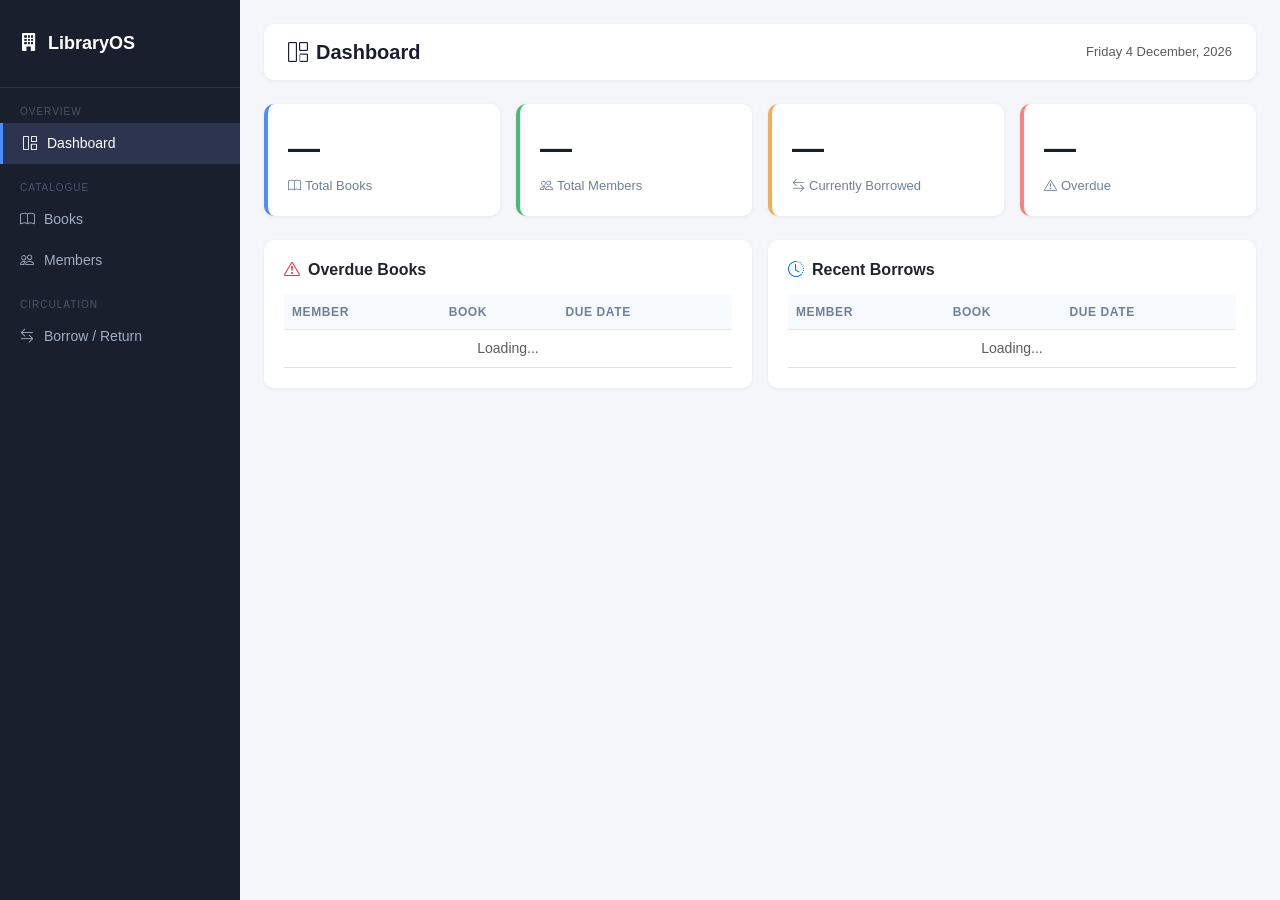
<file: src/main/resources/static/index.html>
<!DOCTYPE html>
<html lang="en">
<head>
    <meta charset="UTF-8"/>
    <meta name="viewport" content="width=device-width, initial-scale=1.0"/>
    <title>Library Management</title>
    <link href="https://cdn.jsdelivr.net/npm/bootstrap@5.3.0/dist/css/bootstrap.min.css" rel="stylesheet"/>
    <link href="https://cdn.jsdelivr.net/npm/bootstrap-icons@1.11.0/font/bootstrap-icons.css" rel="stylesheet"/>
    <link href="css/style.css" rel="stylesheet"/>
</head>
<body>

<!-- Sidebar -->
<div class="sidebar">
    <div class="brand"><i class="bi bi-building-fill"></i> LibraryOS</div>
    <div class="nav-label">Overview</div>
    <a href="index.html"   class="nav-link active"><i class="bi bi-grid-1x2"></i> Dashboard</a>
    <div class="nav-label">Catalogue</div>
    <a href="books.html"   class="nav-link"><i class="bi bi-book"></i> Books</a>
    <a href="members.html" class="nav-link"><i class="bi bi-people"></i> Members</a>
    <div class="nav-label">Circulation</div>
    <a href="borrow.html"  class="nav-link"><i class="bi bi-arrow-left-right"></i> Borrow / Return</a>
</div>

<!-- Main -->
<div class="main-content">
    <div class="topbar">
        <h5><i class="bi bi-grid-1x2 me-2"></i>Dashboard</h5>
        <span id="dateLabel" class="text-muted" style="font-size:13px"></span>
    </div>

    <!-- Stats -->
    <div class="row g-3 mb-4">
        <div class="col-md-3">
            <div class="stat-card blue">
                <div class="stat-value" id="totalBooks">—</div>
                <div class="stat-label"><i class="bi bi-book me-1"></i>Total Books</div>
            </div>
        </div>
        <div class="col-md-3">
            <div class="stat-card green">
                <div class="stat-value" id="totalMembers">—</div>
                <div class="stat-label"><i class="bi bi-people me-1"></i>Total Members</div>
            </div>
        </div>
        <div class="col-md-3">
            <div class="stat-card amber">
                <div class="stat-value" id="totalBorrowed">—</div>
                <div class="stat-label"><i class="bi bi-arrow-left-right me-1"></i>Currently Borrowed</div>
            </div>
        </div>
        <div class="col-md-3">
            <div class="stat-card red">
                <div class="stat-value" id="totalOverdue">—</div>
                <div class="stat-label"><i class="bi bi-exclamation-triangle me-1"></i>Overdue</div>
            </div>
        </div>
    </div>

    <!-- Tables -->
    <div class="row g-3">
        <div class="col-md-6">
            <div class="card-box">
                <h6 class="fw-semibold mb-3"><i class="bi bi-exclamation-triangle text-danger me-2"></i>Overdue Books</h6>
                <table class="table table-hover mb-0">
                    <thead><tr><th>Member</th><th>Book</th><th>Due Date</th></tr></thead>
                    <tbody id="overdueTable"><tr><td colspan="3" class="text-center text-muted">Loading...</td></tr></tbody>
                </table>
            </div>
        </div>
        <div class="col-md-6">
            <div class="card-box">
                <h6 class="fw-semibold mb-3"><i class="bi bi-clock-history text-primary me-2"></i>Recent Borrows</h6>
                <table class="table table-hover mb-0">
                    <thead><tr><th>Member</th><th>Book</th><th>Due Date</th></tr></thead>
                    <tbody id="recentTable"><tr><td colspan="3" class="text-center text-muted">Loading...</td></tr></tbody>
                </table>
            </div>
        </div>
    </div>
</div>

<div id="toastContainer" class="toast-container"></div>
<script src="https://cdn.jsdelivr.net/npm/bootstrap@5.3.0/dist/js/bootstrap.bundle.min.js"></script>
<script src="js/api.js"></script>
<script src="js/dashboard.js"></script>
</body>
</html>
</file>
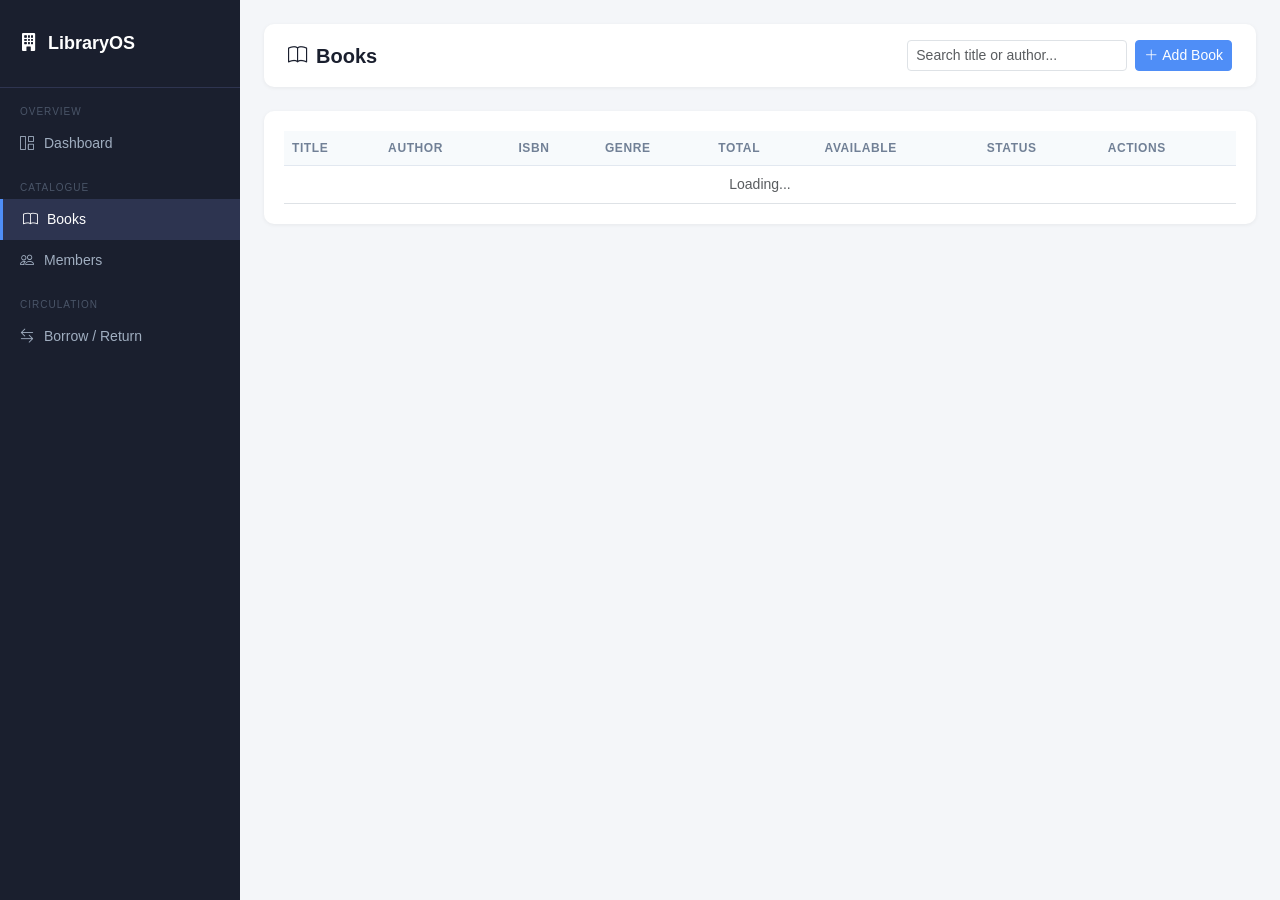
<file: src/main/resources/static/books.html>
<!DOCTYPE html>
<html lang="en">
<head>
    <meta charset="UTF-8"/>
    <meta name="viewport" content="width=device-width, initial-scale=1.0"/>
    <title>Books — Library</title>
    <link href="https://cdn.jsdelivr.net/npm/bootstrap@5.3.0/dist/css/bootstrap.min.css" rel="stylesheet"/>
    <link href="https://cdn.jsdelivr.net/npm/bootstrap-icons@1.11.0/font/bootstrap-icons.css" rel="stylesheet"/>
    <link href="css/style.css" rel="stylesheet"/>
</head>
<body>

<div class="sidebar">
    <div class="brand"><i class="bi bi-building-fill"></i> LibraryOS</div>
    <div class="nav-label">Overview</div>
    <a href="index.html"   class="nav-link"><i class="bi bi-grid-1x2"></i> Dashboard</a>
    <div class="nav-label">Catalogue</div>
    <a href="books.html"   class="nav-link active"><i class="bi bi-book"></i> Books</a>
    <a href="members.html" class="nav-link"><i class="bi bi-people"></i> Members</a>
    <div class="nav-label">Circulation</div>
    <a href="borrow.html"  class="nav-link"><i class="bi bi-arrow-left-right"></i> Borrow / Return</a>
</div>

<div class="main-content">
    <div class="topbar">
        <h5><i class="bi bi-book me-2"></i>Books</h5>
        <div class="d-flex gap-2">
            <input type="text" id="searchInput" class="form-control form-control-sm"
                   placeholder="Search title or author..." style="width:220px"
                   oninput="searchBooks(this.value)"/>
            <button class="btn btn-primary btn-sm" onclick="openAddModal()">
                <i class="bi bi-plus-lg me-1"></i>Add Book
            </button>
        </div>
    </div>

    <div class="card-box">
        <table class="table table-hover mb-0">
            <thead>
            <tr>
                <th>Title</th><th>Author</th><th>ISBN</th>
                <th>Genre</th><th>Total</th><th>Available</th>
                <th>Status</th><th>Actions</th>
            </tr>
            </thead>
            <tbody id="booksTable">
            <tr><td colspan="8" class="text-center text-muted">Loading...</td></tr>
            </tbody>
        </table>
    </div>
</div>

<!-- Add/Edit Modal -->
<div class="modal fade" id="bookModal" tabindex="-1">
    <div class="modal-dialog">
        <div class="modal-content">
            <div class="modal-header">
                <h5 class="modal-title" id="modalTitle">Add Book</h5>
                <button type="button" class="btn-close" data-bs-dismiss="modal"></button>
            </div>
            <div class="modal-body">
                <input type="hidden" id="bookId"/>
                <div class="mb-3">
                    <label class="form-label">Title *</label>
                    <input type="text" id="title" class="form-control" placeholder="Book title"/>
                </div>
                <div class="mb-3">
                    <label class="form-label">Author *</label>
                    <input type="text" id="author" class="form-control" placeholder="Author name"/>
                </div>
                <div class="mb-3">
                    <label class="form-label">ISBN *</label>
                    <input type="text" id="isbn" class="form-control" placeholder="978-XXXXXXXXXX"/>
                </div>
                <div class="row">
                    <div class="col mb-3">
                        <label class="form-label">Genre</label>
                        <input type="text" id="genre" class="form-control" placeholder="e.g. Fiction"/>
                    </div>
                    <div class="col mb-3">
                        <label class="form-label">Published Year</label>
                        <input type="number" id="publishedYear" class="form-control" placeholder="2024"/>
                    </div>
                </div>
                <div class="mb-3">
                    <label class="form-label">Total Copies *</label>
                    <input type="number" id="totalCopies" class="form-control" min="1" placeholder="1"/>
                </div>
            </div>
            <div class="modal-footer">
                <button class="btn btn-secondary btn-sm" data-bs-dismiss="modal">Cancel</button>
                <button class="btn btn-primary btn-sm" onclick="saveBook()">Save Book</button>
            </div>
        </div>
    </div>
</div>

<div id="toastContainer" class="toast-container"></div>
<script src="https://cdn.jsdelivr.net/npm/bootstrap@5.3.0/dist/js/bootstrap.bundle.min.js"></script>
<script src="js/api.js"></script>
<script src="js/books.js"></script>
</body>
</html>
</file>
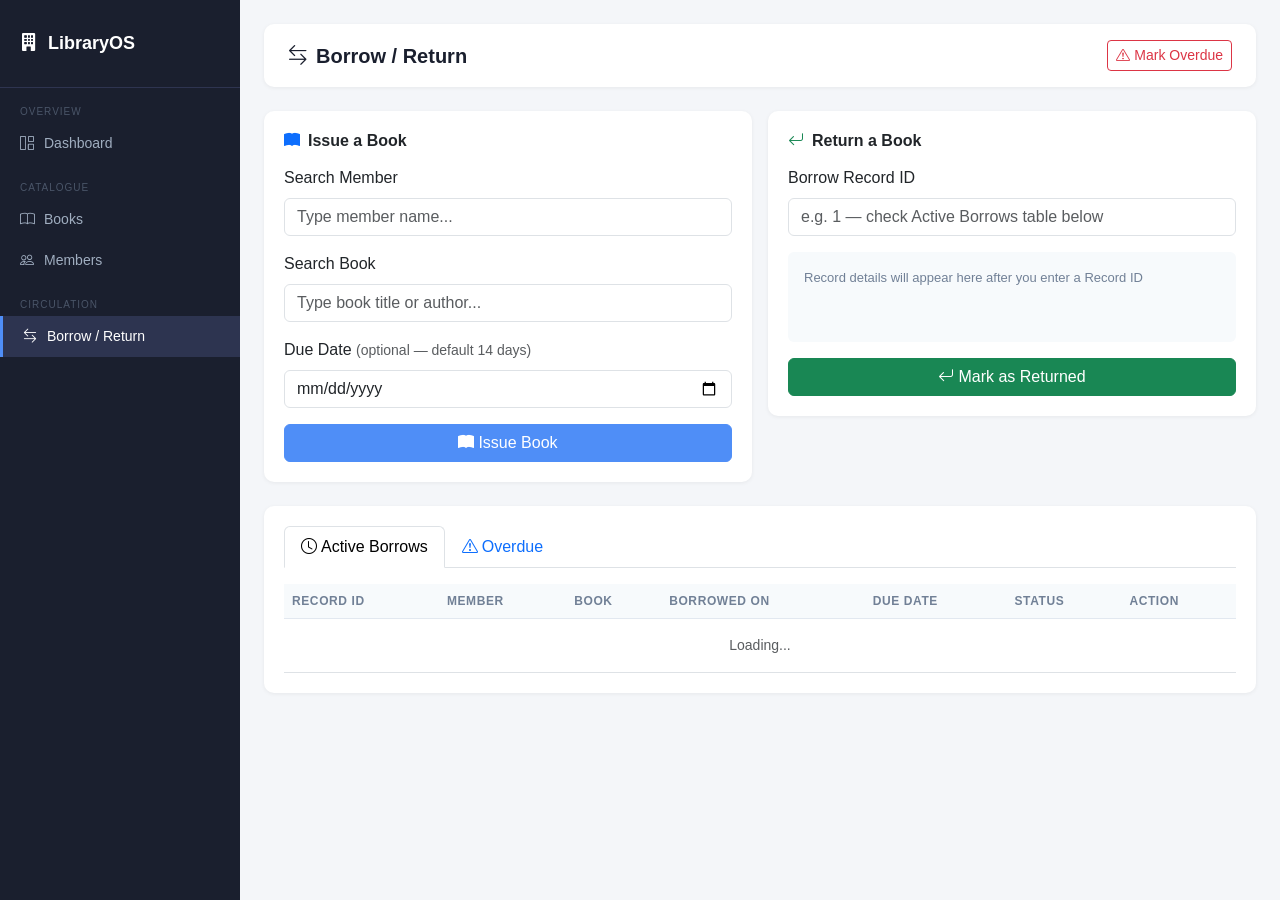
<file: src/main/resources/static/borrow.html>
<!DOCTYPE html>
<html lang="en">
<head>
    <meta charset="UTF-8"/>
    <meta name="viewport" content="width=device-width, initial-scale=1.0"/>
    <title>Borrow / Return — Library</title>
    <link href="https://cdn.jsdelivr.net/npm/bootstrap@5.3.0/dist/css/bootstrap.min.css" rel="stylesheet"/>
    <link href="https://cdn.jsdelivr.net/npm/bootstrap-icons@1.11.0/font/bootstrap-icons.css" rel="stylesheet"/>
    <link href="css/style.css" rel="stylesheet"/>
</head>
<body>

<!-- Sidebar -->
<div class="sidebar">
    <div class="brand"><i class="bi bi-building-fill"></i> LibraryOS</div>
    <div class="nav-label">Overview</div>
    <a href="index.html"   class="nav-link"><i class="bi bi-grid-1x2"></i> Dashboard</a>
    <div class="nav-label">Catalogue</div>
    <a href="books.html"   class="nav-link"><i class="bi bi-book"></i> Books</a>
    <a href="members.html" class="nav-link"><i class="bi bi-people"></i> Members</a>
    <div class="nav-label">Circulation</div>
    <a href="borrow.html"  class="nav-link active"><i class="bi bi-arrow-left-right"></i> Borrow / Return</a>
</div>

<!-- Main Content -->
<div class="main-content">

    <!-- Topbar -->
    <div class="topbar">
        <h5><i class="bi bi-arrow-left-right me-2"></i>Borrow / Return</h5>
        <button class="btn btn-outline-danger btn-sm" onclick="markOverdue()">
            <i class="bi bi-exclamation-triangle me-1"></i>Mark Overdue
        </button>
    </div>

    <!-- Issue + Return Forms -->
    <div class="row g-3 mb-4">

        <!-- Issue a Book -->
        <div class="col-md-6">
            <div class="card-box">
                <h6 class="fw-semibold mb-3">
                    <i class="bi bi-book-fill text-primary me-2"></i>Issue a Book
                </h6>

                <!-- Member Search -->
                <div class="mb-3" style="position:relative">
                    <label class="form-label">Search Member</label>
                    <input type="text" id="memberSearch" class="form-control"
                           placeholder="Type member name..."
                           oninput="searchMemberDropdown(this.value)"
                           autocomplete="off"/>
                    <div id="memberDropdown" class="dropdown-list"></div>
                    <div id="selectedMember" class="selected-tag d-none">
                        <span id="selectedMemberText"></span>
                        <i class="bi bi-x-circle ms-2"
                           style="cursor:pointer" onclick="clearMember()"></i>
                    </div>
                    <input type="hidden" id="issueMemberId"/>
                </div>

                <!-- Book Search -->
                <div class="mb-3" style="position:relative">
                    <label class="form-label">Search Book</label>
                    <input type="text" id="bookSearch" class="form-control"
                           placeholder="Type book title or author..."
                           oninput="searchBookDropdown(this.value)"
                           autocomplete="off"/>
                    <div id="bookDropdown" class="dropdown-list"></div>
                    <div id="selectedBook" class="selected-tag d-none">
                        <span id="selectedBookText"></span>
                        <i class="bi bi-x-circle ms-2"
                           style="cursor:pointer" onclick="clearBook()"></i>
                    </div>
                    <input type="hidden" id="issueBookId"/>
                </div>

                <!-- Due Date -->
                <div class="mb-3">
                    <label class="form-label">
                        Due Date
                        <small class="text-muted">(optional — default 14 days)</small>
                    </label>
                    <input type="date" id="issueDueDate" class="form-control"/>
                </div>

                <button class="btn btn-primary w-100" onclick="issueBook()">
                    <i class="bi bi-book-fill me-1"></i>Issue Book
                </button>
            </div>
        </div>

        <!-- Return a Book -->
        <div class="col-md-6">
            <div class="card-box">
                <h6 class="fw-semibold mb-3">
                    <i class="bi bi-arrow-return-left text-success me-2"></i>Return a Book
                </h6>

                <div class="mb-3">
                    <label class="form-label">Borrow Record ID</label>
                    <input type="number" id="returnRecordId" class="form-control"
                           placeholder="e.g. 1 — check Active Borrows table below"/>
                </div>

                <!-- Preview box -->
                <div id="returnPreview"
                     class="mb-3 p-3 rounded"
                     style="background:#f7fafc;font-size:13px;color:#718096;min-height:90px;">
                    Record details will appear here after you enter a Record ID
                </div>

                <button class="btn btn-success w-100" onclick="returnBook()">
                    <i class="bi bi-arrow-return-left me-1"></i>Mark as Returned
                </button>
            </div>
        </div>
    </div>

    <!-- Borrow Records Table -->
    <div class="card-box">
        <ul class="nav nav-tabs mb-3" id="borrowTabs">
            <li class="nav-item">
                <a class="nav-link active" href="#"
                   onclick="switchTab('active', this); return false;">
                    <i class="bi bi-clock me-1"></i>Active Borrows
                </a>
            </li>
            <li class="nav-item">
                <a class="nav-link" href="#"
                   onclick="switchTab('overdue', this); return false;">
                    <i class="bi bi-exclamation-triangle me-1"></i>Overdue
                </a>
            </li>
        </ul>

        <div class="table-responsive">
            <table class="table table-hover mb-0">
                <thead>
                <tr>
                    <th>Record ID</th>
                    <th>Member</th>
                    <th>Book</th>
                    <th>Borrowed On</th>
                    <th>Due Date</th>
                    <th>Status</th>
                    <th>Action</th>
                </tr>
                </thead>
                <tbody id="borrowTable">
                <tr>
                    <td colspan="7" class="text-center text-muted py-3">Loading...</td>
                </tr>
                </tbody>
            </table>
        </div>
    </div>

</div>

<!-- Toast -->
<div id="toastContainer" class="toast-container"></div>

<script src="https://cdn.jsdelivr.net/npm/bootstrap@5.3.0/dist/js/bootstrap.bundle.min.js"></script>
<script src="js/api.js"></script>
<script src="js/borrow.js"></script>
</body>
</html>
</file>
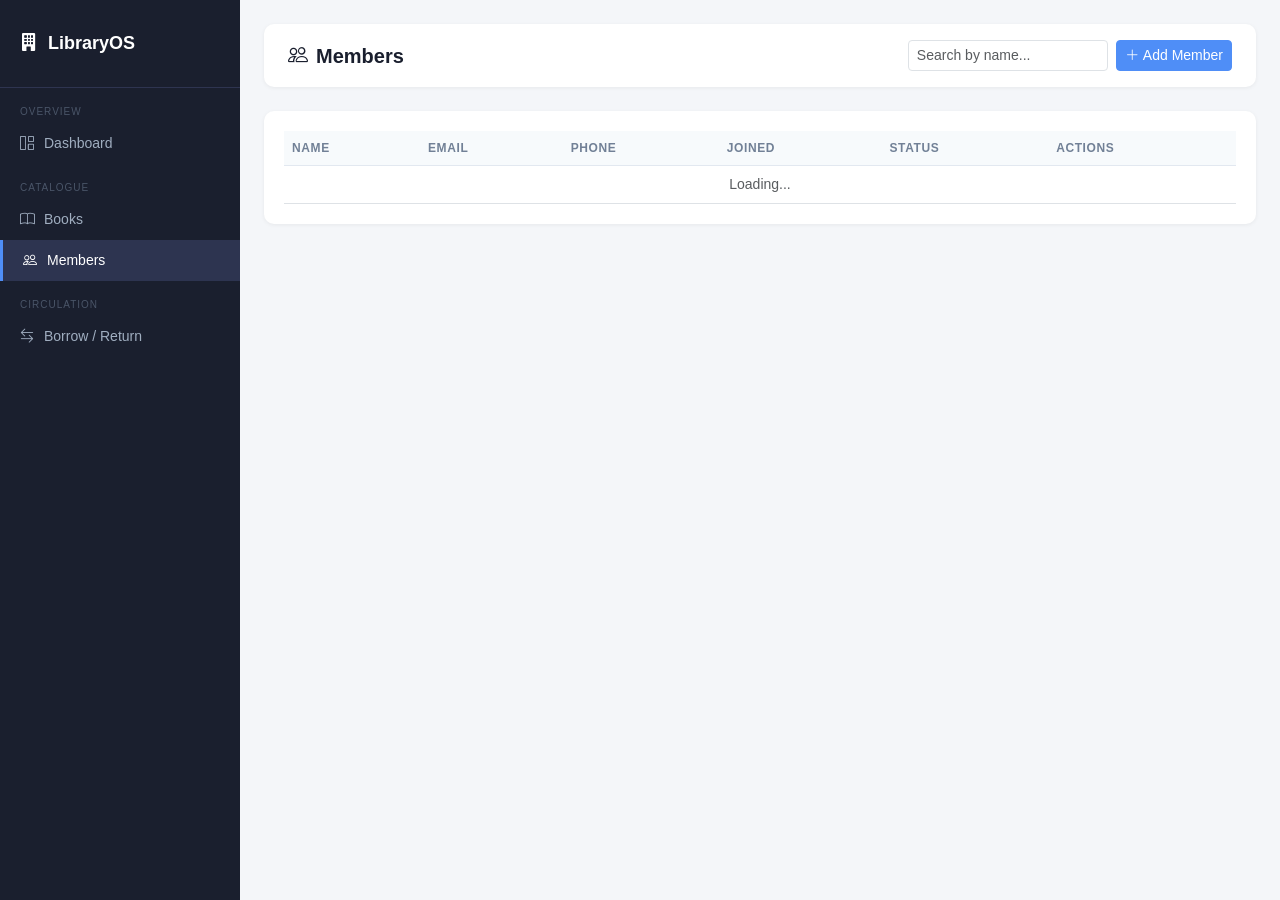
<file: src/main/resources/static/members.html>
<!DOCTYPE html>
<html lang="en">
<head>
    <meta charset="UTF-8"/>
    <meta name="viewport" content="width=device-width, initial-scale=1.0"/>
    <title>Members — Library</title>
    <link href="https://cdn.jsdelivr.net/npm/bootstrap@5.3.0/dist/css/bootstrap.min.css" rel="stylesheet"/>
    <link href="https://cdn.jsdelivr.net/npm/bootstrap-icons@1.11.0/font/bootstrap-icons.css" rel="stylesheet"/>
    <link href="css/style.css" rel="stylesheet"/>
</head>
<body>

<div class="sidebar">
    <div class="brand"><i class="bi bi-building-fill"></i> LibraryOS</div>
    <div class="nav-label">Overview</div>
    <a href="index.html"   class="nav-link"><i class="bi bi-grid-1x2"></i> Dashboard</a>
    <div class="nav-label">Catalogue</div>
    <a href="books.html"   class="nav-link"><i class="bi bi-book"></i> Books</a>
    <a href="members.html" class="nav-link active"><i class="bi bi-people"></i> Members</a>
    <div class="nav-label">Circulation</div>
    <a href="borrow.html"  class="nav-link"><i class="bi bi-arrow-left-right"></i> Borrow / Return</a>
</div>

<div class="main-content">
    <div class="topbar">
        <h5><i class="bi bi-people me-2"></i>Members</h5>
        <div class="d-flex gap-2">
            <input type="text" id="searchInput" class="form-control form-control-sm"
                   placeholder="Search by name..." style="width:200px"
                   oninput="searchMembers(this.value)"/>
            <button class="btn btn-primary btn-sm" onclick="openAddModal()">
                <i class="bi bi-plus-lg me-1"></i>Add Member
            </button>
        </div>
    </div>

    <div class="card-box">
        <table class="table table-hover mb-0">
            <thead>
            <tr><th>Name</th><th>Email</th><th>Phone</th><th>Joined</th><th>Status</th><th>Actions</th></tr>
            </thead>
            <tbody id="membersTable">
            <tr><td colspan="6" class="text-center text-muted">Loading...</td></tr>
            </tbody>
        </table>
    </div>
</div>

<!-- Modal -->
<div class="modal fade" id="memberModal" tabindex="-1">
    <div class="modal-dialog">
        <div class="modal-content">
            <div class="modal-header">
                <h5 class="modal-title" id="modalTitle">Add Member</h5>
                <button type="button" class="btn-close" data-bs-dismiss="modal"></button>
            </div>
            <div class="modal-body">
                <input type="hidden" id="memberId"/>
                <div class="mb-3">
                    <label class="form-label">Name *</label>
                    <input type="text" id="name" class="form-control" placeholder="Full name"/>
                </div>
                <div class="mb-3">
                    <label class="form-label">Email *</label>
                    <input type="email" id="email" class="form-control" placeholder="email@example.com"/>
                </div>
                <div class="mb-3">
                    <label class="form-label">Phone</label>
                    <input type="text" id="phone" class="form-control" placeholder="+91 XXXXX XXXXX"/>
                </div>
            </div>
            <div class="modal-footer">
                <button class="btn btn-secondary btn-sm" data-bs-dismiss="modal">Cancel</button>
                <button class="btn btn-primary btn-sm" onclick="saveMember()">Save Member</button>
            </div>
        </div>
    </div>
</div>

<div id="toastContainer" class="toast-container"></div>
<script src="https://cdn.jsdelivr.net/npm/bootstrap@5.3.0/dist/js/bootstrap.bundle.min.js"></script>
<script src="js/api.js"></script>
<script src="js/members.js"></script>
</body>
</html>
</file>
<file: src/main/resources/static/css/style.css>
body {
    background-color: #f4f6f9;
    font-family: 'Segoe UI', sans-serif;
}

.sidebar {
    min-height: 100vh;
    width: 240px;
    background-color: #1a1f2e;
    position: fixed;
    top: 0; left: 0;
    padding-top: 20px;
    z-index: 100;
}

.sidebar .brand {
    color: #fff;
    font-size: 18px;
    font-weight: 600;
    padding: 10px 20px 30px;
    border-bottom: 1px solid #2e3450;
    display: flex;
    align-items: center;
    gap: 10px;
}

.sidebar .nav-link {
    color: #a0aec0;
    padding: 10px 20px;
    display: flex;
    align-items: center;
    gap: 10px;
    font-size: 14px;
    transition: all 0.2s;
}

.sidebar .nav-link:hover,
.sidebar .nav-link.active {
    color: #fff;
    background-color: #2d3450;
    border-left: 3px solid #4f8ef7;
}

.sidebar .nav-label {
    color: #4a5568;
    font-size: 10px;
    text-transform: uppercase;
    letter-spacing: 0.1em;
    padding: 16px 20px 4px;
}

.main-content {
    margin-left: 240px;
    padding: 24px;
}

.topbar {
    background: #fff;
    border-radius: 10px;
    padding: 16px 24px;
    margin-bottom: 24px;
    display: flex;
    align-items: center;
    justify-content: space-between;
    box-shadow: 0 1px 4px rgba(0,0,0,0.06);
}

.topbar h5 { margin: 0; font-weight: 600; color: #1a1f2e; }

.stat-card {
    background: #fff;
    border-radius: 10px;
    padding: 20px;
    box-shadow: 0 1px 4px rgba(0,0,0,0.06);
    border-left: 4px solid transparent;
}

.stat-card.blue  { border-left-color: #4f8ef7; }
.stat-card.green { border-left-color: #48bb78; }
.stat-card.amber { border-left-color: #f6ad55; }
.stat-card.red   { border-left-color: #fc8181; }

.stat-card .stat-value {
    font-size: 32px;
    font-weight: 700;
    color: #1a1f2e;
}

.stat-card .stat-label {
    font-size: 13px;
    color: #718096;
    margin-top: 4px;
}

.card-box {
    background: #fff;
    border-radius: 10px;
    padding: 20px;
    box-shadow: 0 1px 4px rgba(0,0,0,0.06);
}

.table thead th {
    font-size: 12px;
    text-transform: uppercase;
    letter-spacing: 0.05em;
    color: #718096;
    background: #f7fafc;
    border-bottom: 1px solid #e2e8f0;
}

.table tbody td { font-size: 14px; vertical-align: middle; }

.badge-available { background:#c6f6d5; color:#276749; font-size:11px; padding:3px 8px; border-radius:999px; }
.badge-borrowed  { background:#fefcbf; color:#744210; font-size:11px; padding:3px 8px; border-radius:999px; }
.badge-overdue   { background:#fed7d7; color:#742a2a; font-size:11px; padding:3px 8px; border-radius:999px; }
.badge-returned  { background:#e9d8fd; color:#44337a; font-size:11px; padding:3px 8px; border-radius:999px; }
.badge-active    { background:#c6f6d5; color:#276749; font-size:11px; padding:3px 8px; border-radius:999px; }
.badge-inactive  { background:#e2e8f0; color:#4a5568; font-size:11px; padding:3px 8px; border-radius:999px; }

.btn-primary   { background:#4f8ef7; border-color:#4f8ef7; }
.btn-primary:hover { background:#2b6cb0; border-color:#2b6cb0; }

.modal-header { background:#1a1f2e; color:#fff; border-radius: 8px 8px 0 0; }
.modal-header .btn-close { filter: invert(1); }

.toast-container { position: fixed; top: 20px; right: 20px; z-index: 9999; }

.dropdown-list {
    border: 1px solid #e2e8f0;
    border-radius: 8px;
    background: #fff;
    max-height: 200px;
    overflow-y: auto;
    display: none;
    position: absolute;
    z-index: 999;
    width: 100%;
    box-shadow: 0 4px 12px rgba(0,0,0,0.1);
    top: 100%;
    left: 0;
}

.dropdown-list.open { display: block; }

.dropdown-item-custom {
    padding: 9px 14px;
    cursor: pointer;
    font-size: 13px;
    border-bottom: 1px solid #f0f4f8;
    display: flex;
    justify-content: space-between;
    align-items: center;
    transition: background 0.15s;
}

.dropdown-item-custom:last-child { border-bottom: none; }
.dropdown-item-custom:hover { background: #ebf4ff; }

.item-id {
    font-size: 11px;
    background: #e2e8f0;
    color: #4a5568;
    padding: 1px 7px;
    border-radius: 999px;
    white-space: nowrap;
}

.item-sub { font-size: 11px; color: #a0aec0; margin-top: 2px; }

.selected-tag {
    margin-top: 6px;
    background: #ebf4ff;
    border: 1px solid #bee3f8;
    border-radius: 6px;
    padding: 7px 12px;
    font-size: 13px;
    color: #2b6cb0;
    display: flex;
    align-items: center;
    justify-content: space-between;
}
</file>
